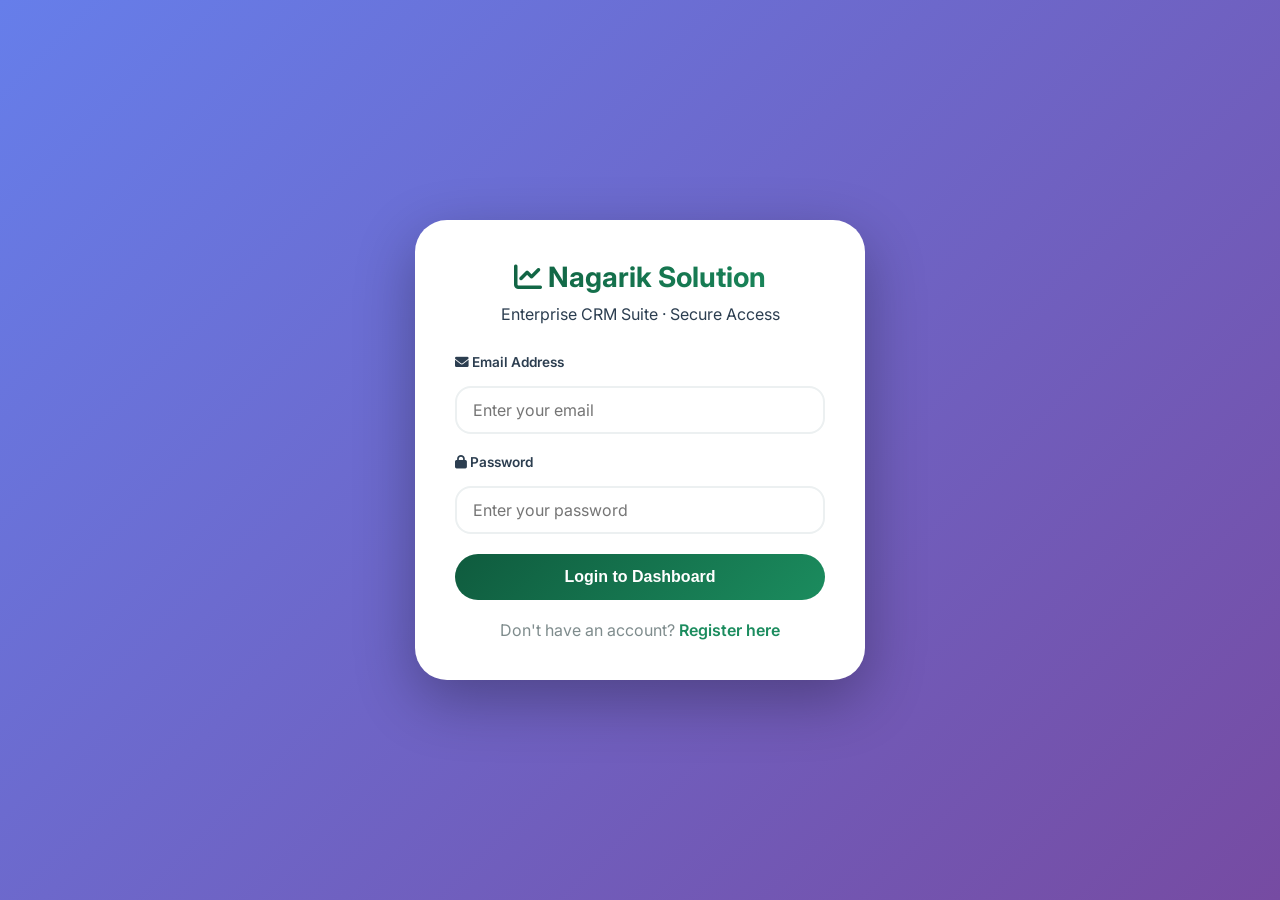
<file: index.html>
<!DOCTYPE html>
<html lang="en">
<head>
    <meta charset="UTF-8">
    <meta name="viewport" content="width=device-width, initial-scale=1.0, user-scalable=yes">
    <title>Nagarik Solution | Enterprise CRM - Admin Panel</title>
    <link href="https://fonts.googleapis.com/css2?family=Inter:opsz,wght@14..32,300;14..32,400;14..32,500;14..32,600;14..32,700;14..32,800&display=swap" rel="stylesheet">
    <link rel="stylesheet" href="https://cdnjs.cloudflare.com/ajax/libs/font-awesome/6.0.0-beta3/css/all.min.css">
    <script src="https://cdn.sheetjs.com/xlsx-0.20.2/package/dist/xlsx.full.min.js"></script>
    <link rel="stylesheet" href="style.css">
</head>
<body>
    <!-- Navigation -->
    <div class="nav-container">
        <div class="nav-bar">
            <div class="nav-logo">
                <h2><i class="fas fa-chart-line"></i> Nagarik Solution CRM</h2>
            </div>
            <div class="nav-links">
                <button class="nav-btn" onclick="switchTab('crm')" id="tabCRM">
                    <i class="fas fa-building"></i> CRM Dashboard
                </button>
                <button class="nav-btn" onclick="switchTab('admin')" id="tabAdmin">
                    <i class="fas fa-users-cog"></i> Admin Panel
                </button>
                <div class="user-info-nav">
                    <i class="fas fa-user-circle"></i>
                    <span id="navUserName">User</span>
                    <span id="navUserRole" class="role-badge"></span>
                </div>
                <button class="logout-nav" onclick="logout()">
                    <i class="fas fa-sign-out-alt"></i> Logout
                </button>
            </div>
        </div>
    </div>

    <!-- CRM Dashboard Container -->
    <div id="crmContainer" class="container">
        <!-- Stats Cards -->
        <div class="stats-row">
            <div class="stat-card"><h3><i class="fas fa-building"></i> Total Organizations</h3><div class="stat-number" id="totalCount">0</div></div>
            <div class="stat-card"><h3><i class="fas fa-project-diagram"></i> Active Projects</h3><div class="stat-number" id="activeProjects">0</div></div>
            <div class="stat-card"><h3><i class="fas fa-trophy"></i> Won Deals</h3><div class="stat-number" id="wonDeals">0</div></div>
            <div class="stat-card"><h3><i class="fas fa-calendar-week"></i> Pending Follow-ups</h3><div class="stat-number" id="pendingFollowups">0</div></div>
        </div>

        <!-- Form Card -->
        <div class="crm-card" id="formCard">
            <div class="card-header">
                <h3><i class="fas fa-pen-fancy"></i> <span id="formTitle">Add New Organization Record</span></h3>
                <div>
                    <button type="button" class="btn btn-secondary" onclick="downloadSampleExcel()" style="padding: 6px 16px; font-size: 0.8rem; margin-right: 5px;"><i class="fas fa-file-excel"></i> Sample Excel</button>
                    <label for="importExcelInput" class="btn btn-outline" style="cursor: pointer; padding: 6px 16px; font-size: 0.8rem; margin: 0;"><i class="fas fa-file-import"></i> Import</label>
                    <input type="file" id="importExcelInput" accept=".xlsx, .xls" style="display: none;">
                </div>
            </div>
            <form id="crmForm">
                <div class="form-grid">
                    <div class="input-group"><label><i class="fas fa-building"></i> Organization Type *</label><select id="orgType" required><option value="">-- Select --</option><option value="Health Post">🏥 Health Post</option><option value="Nagar Hospital">🏨 Nagar Hospital</option><option value="Private Organization">🏢 Private Organization</option></select></div>
                    <div class="input-group"><label><i class="fas fa-map"></i> Province *</label><select id="province" required><option value="">-- Select --</option><option value="Province 1 (Koshi)">Province 1 (Koshi)</option><option value="Province 2 (Madhesh)">Province 2 (Madhesh)</option><option value="Bagmati Province">Bagmati Province</option><option value="Gandaki Province">Gandaki Province</option><option value="Lumbini Province">Lumbini Province</option><option value="Karnali Province">Karnali Province</option><option value="Sudurpaschim Province">Sudurpaschim Province</option></select></div>
                    <div class="input-group"><label><i class="fas fa-city"></i> District *</label><select id="district" required><option value="">-- Select --</option></select></div>
                    <div class="input-group"><label><i class="fas fa-hospital-user"></i> Organization Name *</label><input type="text" id="bodyName" placeholder="Organization name" required></div>
                    <div class="input-group"><label><i class="fas fa-code"></i> Project Type *</label><select id="projectType" required><option value="">-- Select --</option><option value="Health Post eHMIS">🏥 Health Post eHMIS</option><option value="Nagar Hospital eHMIS">🏨 Nagar Hospital eHMIS</option><option value="Data Collection System (DCS)">📊 DCS</option><option value="Hospital Management System">🏥 HMS</option><option value="eCommerce Website">🛒 eCommerce</option><option value="Other customized System">⚙️ Other</option></select></div>
                    <div class="input-group"><label><i class="fas fa-user-tie"></i> Contact Person *</label><input type="text" id="contactPerson" placeholder="Full name" required></div>
                    <div class="input-group"><label><i class="fas fa-briefcase"></i> Designation</label><select id="designation"><option value="">-- Select --</option><option value="Mayor">Mayor</option><option value="CAO (Hakim)">CAO (Hakim)</option><option value="Health Officer (HO)">Health Officer (HO)</option></select></div>
                    <div class="input-group"><label><i class="fas fa-phone-alt"></i> Contact Info</label><input type="text" id="contactInfo" placeholder="Phone / Email"></div>
                    <div class="input-group"><label><i class="fas fa-users"></i> Assigned To *</label><select id="assignedTo" required><option value="">-- Select --</option></select></div>
                    <div class="input-group"><label><i class="fas fa-phone-volume"></i> Follow-up Type</label><select id="followupType"><option value="Call Follow Up">📞 Call</option><option value="Visit">🏢 Visit</option><option value="WhatsApp">💬 WhatsApp</option></select></div>
                    <div class="input-group"><label><i class="fas fa-chart-line"></i> Followup Status</label><select id="followupStatus"><option value="Not Started">Not Started</option><option value="Initial Contact">Initial Contact</option><option value="Meeting Scheduled">Meeting Scheduled</option><option value="Follow-up Done">Follow-up Done</option></select></div>
                    <div class="input-group"><label><i class="fas fa-handshake"></i> Deal Status</label><select id="dealStatus"><option value="Pipeline">Pipeline</option><option value="Negotiation">Negotiation</option><option value="Won">Won</option><option value="Lost">Lost</option></select></div>
                    <div class="input-group"><label><i class="fas fa-hourglass-half"></i> Time Spent (hrs)</label><input type="number" id="timeSpent" step="0.5" value="0"></div>
                    <div class="input-group"><label><i class="fas fa-calendar-alt"></i> Follow-up Date (BS) *</label><input type="text" id="followedDateBS" placeholder="YYYY-MM-DD" required></div>
                    <div class="input-group"><label><i class="fas fa-calendar-plus"></i> Next Follow-up (BS)</label><input type="text" id="nextFollowupDateBS" placeholder="YYYY-MM-DD"></div>
                    <div class="input-group"><label><i class="fas fa-money-bill-wave"></i> Budget (NPR)</label><input type="number" id="projectBudget" placeholder="Budget"></div>
                    <div class="input-group"><label><i class="fas fa-sticky-note"></i> Notes</label><textarea rows="2" id="notes" style="padding:12px; border-radius:16px; border:2px solid var(--light-gray);"></textarea></div>
                </div>
                <div class="action-buttons">
                    <button type="submit" class="btn btn-primary"><i class="fas fa-save"></i> Save Record</button>
                    <button type="button" class="btn btn-outline" id="resetFormBtn"><i class="fas fa-undo-alt"></i> Reset</button>
                </div>
                <input type="hidden" id="editRowId">
            </form>
        </div>

        <!-- Table Card -->
        <div class="crm-card">
            <div class="card-header"><h3><i class="fas fa-table"></i> Records Management</h3></div>
            <div class="filter-section">
                <div class="filter-group">
                    <select id="filterOrgType" class="filter-select"><option value="">All Org Types</option></select>
                    <select id="filterProjectType" class="filter-select"><option value="">All Projects</option></select>
                    <select id="filterProvince" class="filter-select"><option value="">All Provinces</option></select>
                    <select id="filterDistrict" class="filter-select"><option value="">All Districts</option></select>
                    <select id="filterAssignedTo" class="filter-select"><option value="">All Team Members</option></select>
                    <input type="text" id="searchInput" placeholder="🔍 Search..." class="search-box">
                    <button id="exportExcelBtn" class="btn btn-secondary"><i class="fas fa-download"></i> Export</button>
                </div>
            </div>
            <div class="table-wrapper"><table id="dataTable"><thead><tr><th>Org Type</th><th>Organization</th><th>Project</th><th>Contact</th><th>Assigned To</th><th>Status</th><th>Deal</th><th>Time</th><th>Follow-up</th><th>Next</th><th>Budget</th><th>Actions</th></tr></thead><tbody id="tableBody"><tr><td colspan="12" style="text-align:center;">Loading...</td></tr></tbody></table></div>
        </div>
    </div>

    <!-- Admin Panel Container -->
    <div id="adminContainer" class="container" style="display: none;">
        <!-- Admin Stats -->
        <div class="stats-row">
            <div class="stat-card"><h3><i class="fas fa-users"></i> Total Users</h3><div class="stat-number" id="totalUsers">0</div></div>
            <div class="stat-card"><h3><i class="fas fa-user-shield"></i> Administrators</h3><div class="stat-number" id="adminCount">0</div></div>
            <div class="stat-card"><h3><i class="fas fa-user-tie"></i> Managers</h3><div class="stat-number" id="managerCount">0</div></div>
            <div class="stat-card"><h3><i class="fas fa-user"></i> Regular Users</h3><div class="stat-number" id="userCount">0</div></div>
        </div>

        <!-- User Management Form -->
        <div class="crm-card">
            <div class="card-header">
                <h3><i class="fas fa-user-plus"></i> Add / Edit User</h3>
            </div>
            <form id="userForm">
                <div class="form-grid">
                    <div class="input-group"><label><i class="fas fa-user"></i> Full Name *</label><input type="text" id="userFullName" placeholder="Enter full name" required></div>
                    <div class="input-group"><label><i class="fas fa-envelope"></i> Email *</label><input type="email" id="userEmail" placeholder="Enter email" required></div>
                    <div class="input-group"><label><i class="fas fa-briefcase"></i> Role *</label><select id="userRole" required><option value="user">Team Member</option><option value="manager">Manager</option><option value="admin">Administrator</option></select></div>
                    <div class="input-group"><label><i class="fas fa-lock"></i> Password</label><input type="password" id="userPassword" placeholder="Leave blank to keep current"></div>
                    <div class="input-group"><label><i class="fas fa-toggle-on"></i> Status</label><select id="userStatus"><option value="active">Active</option><option value="inactive">Inactive</option></select></div>
                </div>
                <div class="action-buttons">
                    <button type="submit" class="btn btn-primary"><i class="fas fa-save"></i> Save User</button>
                    <button type="button" class="btn btn-outline" id="resetUserForm"><i class="fas fa-undo-alt"></i> Reset</button>
                </div>
                <input type="hidden" id="editUserId">
            </form>
        </div>

        <!-- Users Table -->
        <div class="crm-card">
            <div class="card-header">
                <h3><i class="fas fa-users"></i> System Users</h3>
                <button id="exportUsersBtn" class="btn btn-secondary"><i class="fas fa-download"></i> Export Users</button>
            </div>
            <div class="filter-section">
                <div class="filter-group">
                    <select id="filterUserRole" class="filter-select"><option value="">All Roles</option><option value="admin">Admin</option><option value="manager">Manager</option><option value="user">User</option></select>
                    <select id="filterUserStatus" class="filter-select"><option value="">All Status</option><option value="active">Active</option><option value="inactive">Inactive</option></select>
                    <input type="text" id="searchUser" placeholder="🔍 Search user..." class="search-box">
                </div>
            </div>
            <div class="table-wrapper">
                <table>
                    <thead><tr><th>Name</th><th>Email</th><th>Role</th><th>Status</th><th>Created</th><th>Last Login</th><th>Actions</th></tr></thead>
                    <tbody id="usersTableBody"></tbody>
                </table>
            </div>
        </div>

        <!-- Activity Log -->
        <div class="crm-card">
            <div class="card-header">
                <h3><i class="fas fa-history"></i> User Activity Log</h3>
                <button id="clearLogsBtn" class="btn btn-outline"><i class="fas fa-trash"></i> Clear Logs</button>
            </div>
            <div class="table-wrapper">
                <table>
                    <thead><tr><th>Timestamp</th><th>User</th><th>Action</th><th>Details</th></tr></thead>
                    <tbody id="activityLogsBody"></tbody>
                </table>
            </div>
        </div>
    </div>

    <!-- Transfer Modal -->
    <div id="transferModal" class="modal"><div class="modal-content"><h3><i class="fas fa-exchange-alt"></i> Transfer Task</h3><div id="transferRecordInfo"></div><select id="newAssignee" class="filter-select" style="width:100%; margin:10px 0;"></select><div style="display:flex; gap:10px; justify-content:flex-end;"><button class="btn btn-outline" onclick="closeTransferModal()">Cancel</button><button class="btn btn-primary" onclick="confirmTransfer()">Transfer</button></div></div></div>

    <script src="config.js"></script>
    <script src="google-sheets.js"></script>
    <script src="script.js"></script>
</body>
</html>
</file>
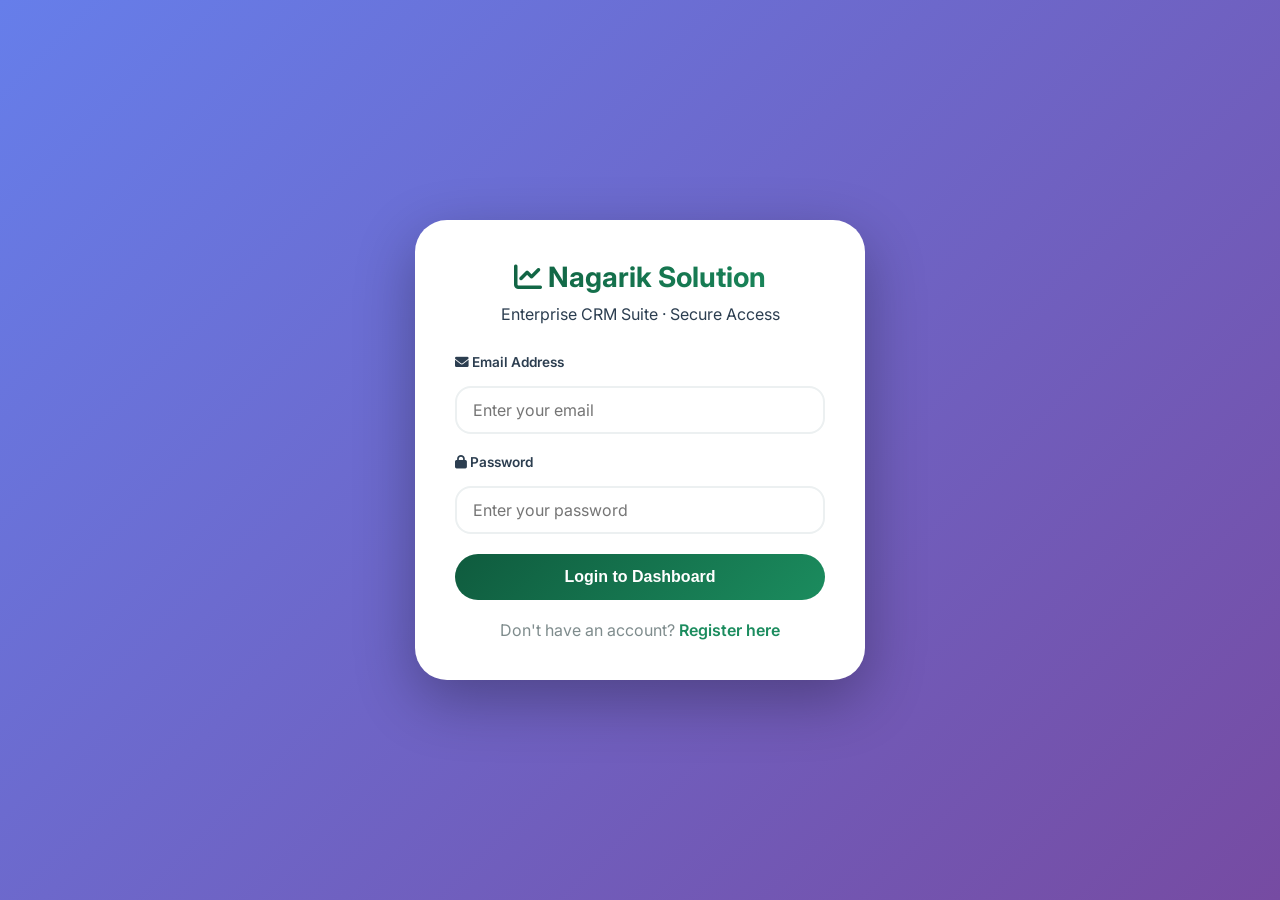
<file: login.html>
<!DOCTYPE html>
<html lang="en">
<head>
    <meta charset="UTF-8">
    <meta name="viewport" content="width=device-width, initial-scale=1.0">
    <title>Login | Nagarik Solution CRM</title>
    <link href="https://fonts.googleapis.com/css2?family=Inter:wght@300;400;500;600;700;800&display=swap" rel="stylesheet">
    <link rel="stylesheet" href="https://cdnjs.cloudflare.com/ajax/libs/font-awesome/6.0.0-beta3/css/all.min.css">
    <link rel="stylesheet" href="style.css">
    <style>
        .auth-container {
            min-height: 100vh;
            display: flex;
            align-items: center;
            justify-content: center;
            background: linear-gradient(135deg, #667eea 0%, #764ba2 100%);
            padding: 20px;
        }
        .auth-card {
            background: white;
            border-radius: 32px;
            padding: 40px;
            max-width: 450px;
            width: 100%;
            box-shadow: 0 20px 60px rgba(0,0,0,0.3);
            animation: slideUp 0.5s ease;
        }
        @keyframes slideUp {
            from { transform: translateY(50px); opacity: 0; }
            to { transform: translateY(0); opacity: 1; }
        }
        .auth-header {
            text-align: center;
            margin-bottom: 30px;
        }
        .auth-header h1 {
            font-size: 28px;
            background: linear-gradient(135deg, #0f5b3e, #1b8c5e);
            -webkit-background-clip: text;
            background-clip: text;
            color: transparent;
            margin-bottom: 10px;
        }
        .input-group {
            margin-bottom: 20px;
        }
        .input-group label {
            display: block;
            margin-bottom: 8px;
            font-weight: 600;
            color: #2c3e50;
        }
        .input-group input {
            width: 100%;
            padding: 12px 16px;
            border: 2px solid #ecf0f1;
            border-radius: 16px;
            font-size: 16px;
            transition: all 0.3s;
        }
        .input-group input:focus {
            outline: none;
            border-color: #1b8c5e;
            box-shadow: 0 0 0 4px rgba(27,140,94,0.1);
        }
        .auth-btn {
            width: 100%;
            padding: 14px;
            background: linear-gradient(135deg, #0f5b3e, #1b8c5e);
            color: white;
            border: none;
            border-radius: 40px;
            font-size: 16px;
            font-weight: 600;
            cursor: pointer;
            transition: all 0.3s;
        }
        .auth-btn:hover {
            transform: translateY(-2px);
            box-shadow: 0 5px 20px rgba(27,140,94,0.3);
        }
        .auth-footer {
            text-align: center;
            margin-top: 20px;
            color: #7f8c8d;
        }
        .auth-footer a {
            color: #1b8c5e;
            text-decoration: none;
            font-weight: 600;
        }
        .message {
            padding: 12px;
            border-radius: 12px;
            margin-bottom: 20px;
            text-align: center;
            display: none;
        }
        .message.error {
            background: #fee;
            color: #c33;
            display: block;
        }
        .message.success {
            background: #efe;
            color: #3a6;
            display: block;
        }
    </style>
</head>
<body>
    <div class="auth-container">
        <div class="auth-card">
            <div class="auth-header">
                <h1><i class="fas fa-chart-line"></i> Nagarik Solution</h1>
                <p>Enterprise CRM Suite · Secure Access</p>
            </div>
            <div id="message" class="message"></div>
            <form id="loginForm">
                <div class="input-group">
                    <label><i class="fas fa-envelope"></i> Email Address</label>
                    <input type="email" id="email" placeholder="Enter your email" required>
                </div>
                <div class="input-group">
                    <label><i class="fas fa-lock"></i> Password</label>
                    <input type="password" id="password" placeholder="Enter your password" required>
                </div>
                <button type="submit" class="auth-btn">Login to Dashboard</button>
            </form>
            <div class="auth-footer">
                Don't have an account? <a href="register.html">Register here</a>
            </div>
        </div>
    </div>

    <script>
        const USERS_KEY = 'nagarik_crm_users';
        
        // Initialize default users if not exists
        if (!localStorage.getItem(USERS_KEY)) {
            const defaultUsers = [
                { id: "1", fullName: "Administrator", email: "admin@nagarik.com", password: "admin123", role: "admin", status: "active", createdAt: new Date().toISOString() },
                { id: "2", fullName: "Manager User", email: "manager@nagarik.com", password: "manager123", role: "manager", status: "active", createdAt: new Date().toISOString() },
                { id: "3", fullName: "Team Member", email: "user@nagarik.com", password: "user123", role: "user", status: "active", createdAt: new Date().toISOString() }
            ];
            localStorage.setItem(USERS_KEY, JSON.stringify(defaultUsers));
        }

        document.getElementById('loginForm').addEventListener('submit', function(e) {
            e.preventDefault();
            const email = document.getElementById('email').value;
            const password = document.getElementById('password').value;
            const users = JSON.parse(localStorage.getItem(USERS_KEY));
            const user = users.find(u => u.email === email && u.password === password && u.status === 'active');
            
            if (user) {
                sessionStorage.setItem('currentUser', JSON.stringify(user));
                window.location.href = 'index.html';
            } else {
                const msgDiv = document.getElementById('message');
                msgDiv.className = 'message error';
                msgDiv.innerHTML = '<i class="fas fa-exclamation-circle"></i> Invalid email or password!';
                setTimeout(() => msgDiv.className = 'message', 3000);
            }
        });
    </script>
</body>
</html>
</file>
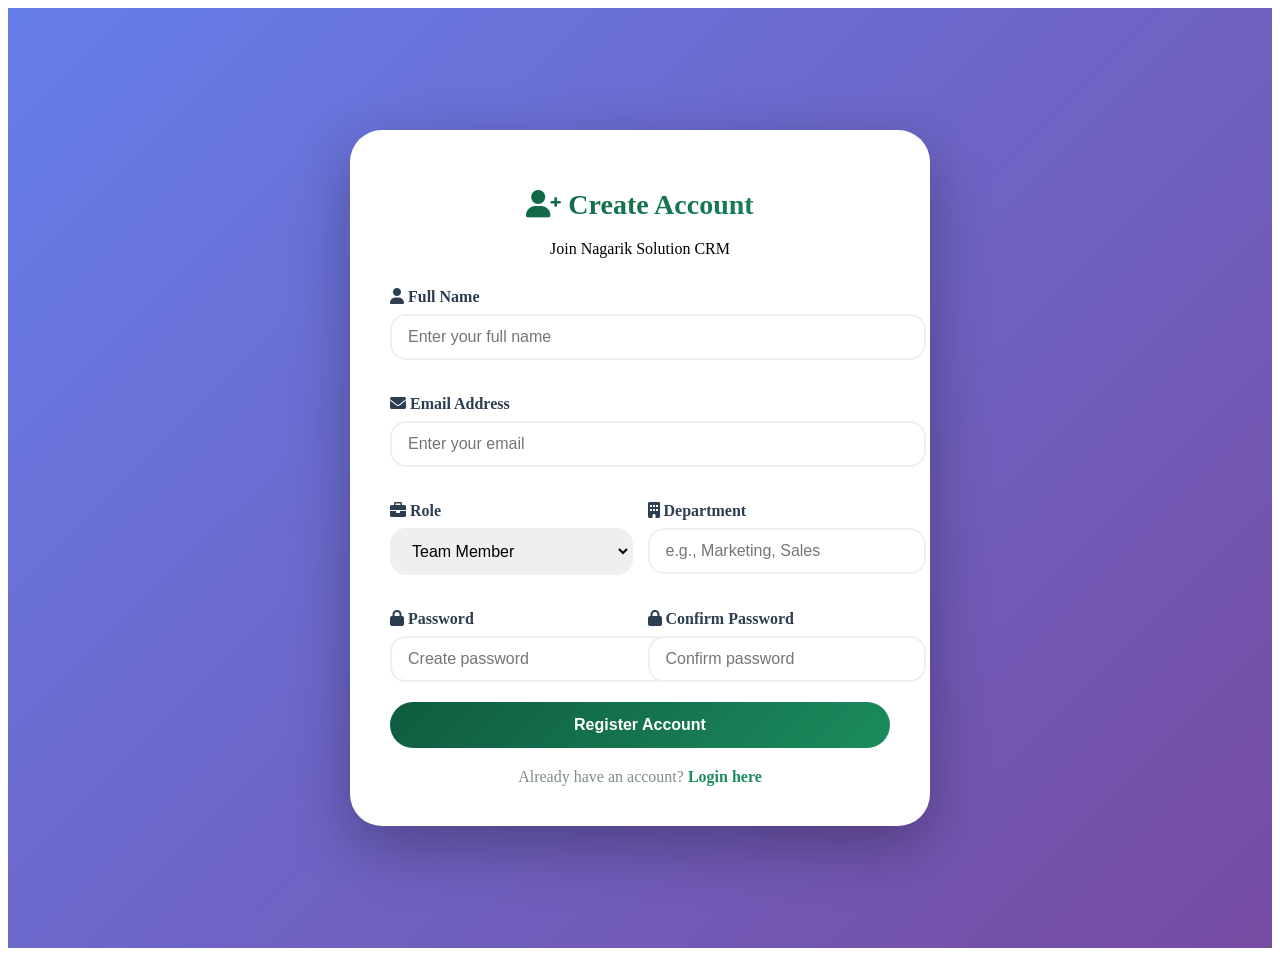
<file: register.html>
<!DOCTYPE html>
<html lang="en">
<head>
    <meta charset="UTF-8">
    <meta name="viewport" content="width=device-width, initial-scale=1.0">
    <title>Register | Nagarik Solution CRM</title>
    <link href="https://fonts.googleapis.com/css2?family=Inter:wght@300;400;500;600;700;800&display=swap" rel="stylesheet">
    <link rel="stylesheet" href="https://cdnjs.cloudflare.com/ajax/libs/font-awesome/6.0.0-beta3/css/all.min.css">
    <style>
        .auth-container {
            min-height: 100vh;
            display: flex;
            align-items: center;
            justify-content: center;
            background: linear-gradient(135deg, #667eea 0%, #764ba2 100%);
            padding: 20px;
        }
        .auth-card {
            background: white;
            border-radius: 32px;
            padding: 40px;
            max-width: 500px;
            width: 100%;
            box-shadow: 0 20px 60px rgba(0,0,0,0.3);
            animation: slideUp 0.5s ease;
        }
        @keyframes slideUp {
            from { transform: translateY(50px); opacity: 0; }
            to { transform: translateY(0); opacity: 1; }
        }
        .auth-header {
            text-align: center;
            margin-bottom: 30px;
        }
        .auth-header h1 {
            font-size: 28px;
            background: linear-gradient(135deg, #0f5b3e, #1b8c5e);
            -webkit-background-clip: text;
            background-clip: text;
            color: transparent;
        }
        .form-grid {
            display: grid;
            grid-template-columns: 1fr 1fr;
            gap: 15px;
        }
        .input-group {
            margin-bottom: 20px;
        }
        .input-group.full-width {
            grid-column: span 2;
        }
        .input-group label {
            display: block;
            margin-bottom: 8px;
            font-weight: 600;
            color: #2c3e50;
        }
        .input-group input, .input-group select {
            width: 100%;
            padding: 12px 16px;
            border: 2px solid #ecf0f1;
            border-radius: 16px;
            font-size: 16px;
            transition: all 0.3s;
        }
        .input-group input:focus, .input-group select:focus {
            outline: none;
            border-color: #1b8c5e;
            box-shadow: 0 0 0 4px rgba(27,140,94,0.1);
        }
        .auth-btn {
            width: 100%;
            padding: 14px;
            background: linear-gradient(135deg, #0f5b3e, #1b8c5e);
            color: white;
            border: none;
            border-radius: 40px;
            font-size: 16px;
            font-weight: 600;
            cursor: pointer;
            transition: all 0.3s;
        }
        .auth-btn:hover {
            transform: translateY(-2px);
            box-shadow: 0 5px 20px rgba(27,140,94,0.3);
        }
        .auth-footer {
            text-align: center;
            margin-top: 20px;
            color: #7f8c8d;
        }
        .auth-footer a {
            color: #1b8c5e;
            text-decoration: none;
            font-weight: 600;
        }
        .message {
            padding: 12px;
            border-radius: 12px;
            margin-bottom: 20px;
            text-align: center;
            display: none;
        }
        .message.error {
            background: #fee;
            color: #c33;
            display: block;
        }
        .message.success {
            background: #efe;
            color: #3a6;
            display: block;
        }
        @media (max-width: 600px) {
            .form-grid { grid-template-columns: 1fr; }
            .input-group.full-width { grid-column: span 1; }
        }
    </style>
</head>
<body>
    <div class="auth-container">
        <div class="auth-card">
            <div class="auth-header">
                <h1><i class="fas fa-user-plus"></i> Create Account</h1>
                <p>Join Nagarik Solution CRM</p>
            </div>
            <div id="message" class="message"></div>
            <form id="registerForm">
                <div class="form-grid">
                    <div class="input-group full-width">
                        <label><i class="fas fa-user"></i> Full Name</label>
                        <input type="text" id="fullName" placeholder="Enter your full name" required>
                    </div>
                    <div class="input-group full-width">
                        <label><i class="fas fa-envelope"></i> Email Address</label>
                        <input type="email" id="email" placeholder="Enter your email" required>
                    </div>
                    <div class="input-group">
                        <label><i class="fas fa-briefcase"></i> Role</label>
                        <select id="role">
                            <option value="user">Team Member</option>
                            <option value="manager">Manager</option>
                        </select>
                    </div>
                    <div class="input-group">
                        <label><i class="fas fa-building"></i> Department</label>
                        <input type="text" id="department" placeholder="e.g., Marketing, Sales">
                    </div>
                    <div class="input-group">
                        <label><i class="fas fa-lock"></i> Password</label>
                        <input type="password" id="password" placeholder="Create password" required>
                    </div>
                    <div class="input-group">
                        <label><i class="fas fa-lock"></i> Confirm Password</label>
                        <input type="password" id="confirmPassword" placeholder="Confirm password" required>
                    </div>
                </div>
                <button type="submit" class="auth-btn">Register Account</button>
            </form>
            <div class="auth-footer">
                Already have an account? <a href="login.html">Login here</a>
            </div>
        </div>
    </div>

    <script>
        const USERS_KEY = 'nagarik_crm_users';

        document.getElementById('registerForm').addEventListener('submit', function(e) {
            e.preventDefault();
            const fullName = document.getElementById('fullName').value;
            const email = document.getElementById('email').value;
            const role = document.getElementById('role').value;
            const department = document.getElementById('department').value;
            const password = document.getElementById('password').value;
            const confirmPassword = document.getElementById('confirmPassword').value;
            
            if (password !== confirmPassword) {
                showMessage('Passwords do not match!', 'error');
                return;
            }
            
            const users = JSON.parse(localStorage.getItem(USERS_KEY));
            if (users.find(u => u.email === email)) {
                showMessage('Email already registered!', 'error');
                return;
            }
            
            const newUser = {
                id: Date.now().toString(),
                fullName,
                email,
                password,
                role,
                department,
                status: 'active',
                createdAt: new Date().toISOString(),
                lastLogin: null
            };
            
            users.push(newUser);
            localStorage.setItem(USERS_KEY, JSON.stringify(users));
            showMessage('Registration successful! Redirecting to login...', 'success');
            setTimeout(() => window.location.href = 'login.html', 2000);
        });
        
        function showMessage(msg, type) {
            const msgDiv = document.getElementById('message');
            msgDiv.className = `message ${type}`;
            msgDiv.innerHTML = `<i class="fas ${type === 'error' ? 'fa-exclamation-circle' : 'fa-check-circle'}"></i> ${msg}`;
            setTimeout(() => msgDiv.className = 'message', 3000);
        }
    </script>
</body>
</html>
</file>
<file: style.css>
:root {
    --primary: #0f5b3e;
    --primary-dark: #0a3d2a;
    --primary-light: #1b8c5e;
    --secondary: #2c6b8f;
    --secondary-dark: #1d5270;
    --accent: #e67e22;
    --accent-light: #f39c12;
    --danger: #e74c3c;
    --success: #27ae60;
    --warning: #f1c40f;
    --info: #3498db;
    --dark: #2c3e50;
    --gray: #7f8c8d;
    --light-gray: #ecf0f1;
    --white: #ffffff;
    --shadow-sm: 0 2px 8px rgba(0,0,0,0.08);
    --shadow-md: 0 4px 12px rgba(0,0,0,0.1);
    --shadow-lg: 0 8px 24px rgba(0,0,0,0.12);
    --gradient-primary: linear-gradient(135deg, #0f5b3e 0%, #1b8c5e 100%);
    --gradient-secondary: linear-gradient(135deg, #2c6b8f 0%, #3498db 100%);
    --gradient-danger: linear-gradient(135deg, #e74c3c 0%, #c0392b 100%);
}

* {
    margin: 0;
    padding: 0;
    box-sizing: border-box;
}

body {
    font-family: 'Inter', sans-serif;
    background: linear-gradient(135deg, #f5f7fa 0%, #e9eef3 100%);
    color: var(--dark);
    min-height: 100vh;
}

/* Navigation */
.nav-container {
    background: var(--white);
    box-shadow: var(--shadow-md);
    position: sticky;
    top: 0;
    z-index: 100;
}

.nav-bar {
    max-width: 1600px;
    margin: 0 auto;
    padding: 1rem 2rem;
    display: flex;
    justify-content: space-between;
    align-items: center;
    flex-wrap: wrap;
    gap: 1rem;
}

.nav-logo h2 {
    background: var(--gradient-primary);
    -webkit-background-clip: text;
    background-clip: text;
    color: transparent;
    font-size: 1.5rem;
}

.nav-links {
    display: flex;
    gap: 1rem;
    align-items: center;
}

.nav-btn {
    padding: 10px 20px;
    border-radius: 40px;
    text-decoration: none;
    font-weight: 600;
    transition: all 0.3s ease;
    display: inline-flex;
    align-items: center;
    gap: 8px;
    cursor: pointer;
    border: none;
    background: transparent;
}

.nav-btn.active {
    background: var(--gradient-primary);
    color: var(--white);
}

.nav-btn:hover:not(.active) {
    background: var(--light-gray);
}

.user-info-nav {
    display: flex;
    align-items: center;
    gap: 1rem;
    padding: 8px 16px;
    background: var(--light-gray);
    border-radius: 40px;
}

.logout-nav {
    background: var(--danger);
    color: white;
    padding: 8px 20px;
    border-radius: 40px;
    border: none;
    cursor: pointer;
    font-weight: 600;
}

/* Main Container */
.container {
    max-width: 1600px;
    margin: 0 auto;
    padding: 2rem;
}

/* Stats Cards */
.stats-row {
    display: grid;
    grid-template-columns: repeat(auto-fit, minmax(240px, 1fr));
    gap: 1.5rem;
    margin-bottom: 2rem;
}

.stat-card {
    background: var(--white);
    border-radius: 24px;
    padding: 1.5rem;
    box-shadow: var(--shadow-sm);
    transition: all 0.3s ease;
    position: relative;
    overflow: hidden;
}

.stat-card::before {
    content: '';
    position: absolute;
    top: 0;
    left: 0;
    right: 0;
    height: 4px;
    background: var(--gradient-primary);
}

.stat-card:hover {
    transform: translateY(-4px);
    box-shadow: var(--shadow-lg);
}

.stat-card h3 {
    font-size: 0.85rem;
    text-transform: uppercase;
    color: var(--gray);
    margin-bottom: 0.5rem;
}

.stat-number {
    font-size: 2.5rem;
    font-weight: 800;
    color: var(--dark);
}

/* Cards */
.crm-card {
    background: var(--white);
    border-radius: 28px;
    box-shadow: var(--shadow-md);
    padding: 2rem;
    margin-bottom: 2rem;
}

.card-header {
    display: flex;
    justify-content: space-between;
    align-items: center;
    margin-bottom: 1.5rem;
    padding-bottom: 1rem;
    border-bottom: 2px solid var(--light-gray);
}

.card-header h3 {
    font-size: 1.3rem;
    font-weight: 700;
    display: flex;
    align-items: center;
    gap: 10px;
}

/* Form Grid */
.form-grid {
    display: grid;
    grid-template-columns: repeat(auto-fit, minmax(280px, 1fr));
    gap: 1.5rem;
}

.input-group {
    display: flex;
    flex-direction: column;
    gap: 8px;
}

.input-group label {
    font-weight: 600;
    font-size: 0.85rem;
    display: flex;
    align-items: center;
    gap: 6px;
}

.input-group input, .input-group select {
    padding: 12px 16px;
    border: 2px solid var(--light-gray);
    border-radius: 16px;
    font-family: inherit;
    font-size: 0.9rem;
    transition: all 0.3s ease;
}

.input-group input:focus, .input-group select:focus {
    outline: none;
    border-color: var(--primary-light);
    box-shadow: 0 0 0 4px rgba(27,140,94,0.1);
}

/* Buttons */
.btn {
    padding: 12px 28px;
    border-radius: 40px;
    font-weight: 600;
    font-size: 0.9rem;
    cursor: pointer;
    transition: all 0.3s ease;
    display: inline-flex;
    align-items: center;
    gap: 8px;
    border: none;
}

.btn-primary {
    background: var(--gradient-primary);
    color: var(--white);
}

.btn-primary:hover {
    transform: translateY(-2px);
    box-shadow: var(--shadow-md);
}

.btn-secondary {
    background: var(--gradient-secondary);
    color: var(--white);
}

.btn-danger {
    background: var(--gradient-danger);
    color: var(--white);
}

.btn-outline {
    background: transparent;
    border: 2px solid var(--primary-light);
    color: var(--primary-light);
}

.action-buttons {
    display: flex;
    gap: 1rem;
    justify-content: flex-end;
    margin-top: 1.5rem;
}

/* Table */
.table-wrapper {
    overflow-x: auto;
    border-radius: 20px;
}

table {
    width: 100%;
    border-collapse: separate;
    border-spacing: 0;
}

th {
    background: linear-gradient(135deg, #f8f9fa 0%, #e9ecef 100%);
    padding: 1rem;
    text-align: left;
    font-weight: 700;
    position: sticky;
    top: 0;
}

td {
    padding: 1rem;
    border-bottom: 1px solid var(--light-gray);
}

tr:hover td {
    background: rgba(27,140,94,0.05);
}

.role-badge {
    display: inline-block;
    padding: 6px 12px;
    border-radius: 20px;
    font-size: 0.75rem;
    font-weight: 600;
}

.role-admin { background: linear-gradient(135deg, #e74c3c, #c0392b); color: white; }
.role-manager { background: linear-gradient(135deg, #f39c12, #e67e22); color: white; }
.role-user { background: linear-gradient(135deg, #3498db, #2980b9); color: white; }

.status-active { color: var(--success); }
.status-inactive { color: var(--danger); }

/* Modal */
.modal {
    display: none;
    position: fixed;
    top: 0;
    left: 0;
    width: 100%;
    height: 100%;
    background: rgba(0,0,0,0.5);
    backdrop-filter: blur(5px);
    z-index: 1000;
    justify-content: center;
    align-items: center;
}

.modal-content {
    background: var(--white);
    padding: 2rem;
    border-radius: 28px;
    max-width: 500px;
    width: 90%;
    animation: slideUp 0.3s ease;
}

@keyframes slideUp {
    from { transform: translateY(50px); opacity: 0; }
    to { transform: translateY(0); opacity: 1; }
}

/* Filter Section */
.filter-section {
    background: linear-gradient(135deg, #f8f9fa 0%, #ffffff 100%);
    border-radius: 20px;
    padding: 1.5rem;
    margin-bottom: 1.5rem;
}

.filter-group {
    display: flex;
    gap: 1rem;
    flex-wrap: wrap;
    align-items: center;
}

.filter-select, .search-box {
    padding: 10px 18px;
    border: 2px solid var(--light-gray);
    border-radius: 40px;
    font-size: 0.85rem;
}

@media (max-width: 768px) {
    .container { padding: 1rem; }
    .nav-bar { flex-direction: column; }
    .nav-links { flex-wrap: wrap; justify-content: center; }
    .form-grid { grid-template-columns: 1fr; }
    .filter-group { flex-direction: column; width: 100%; }
}
</file>
